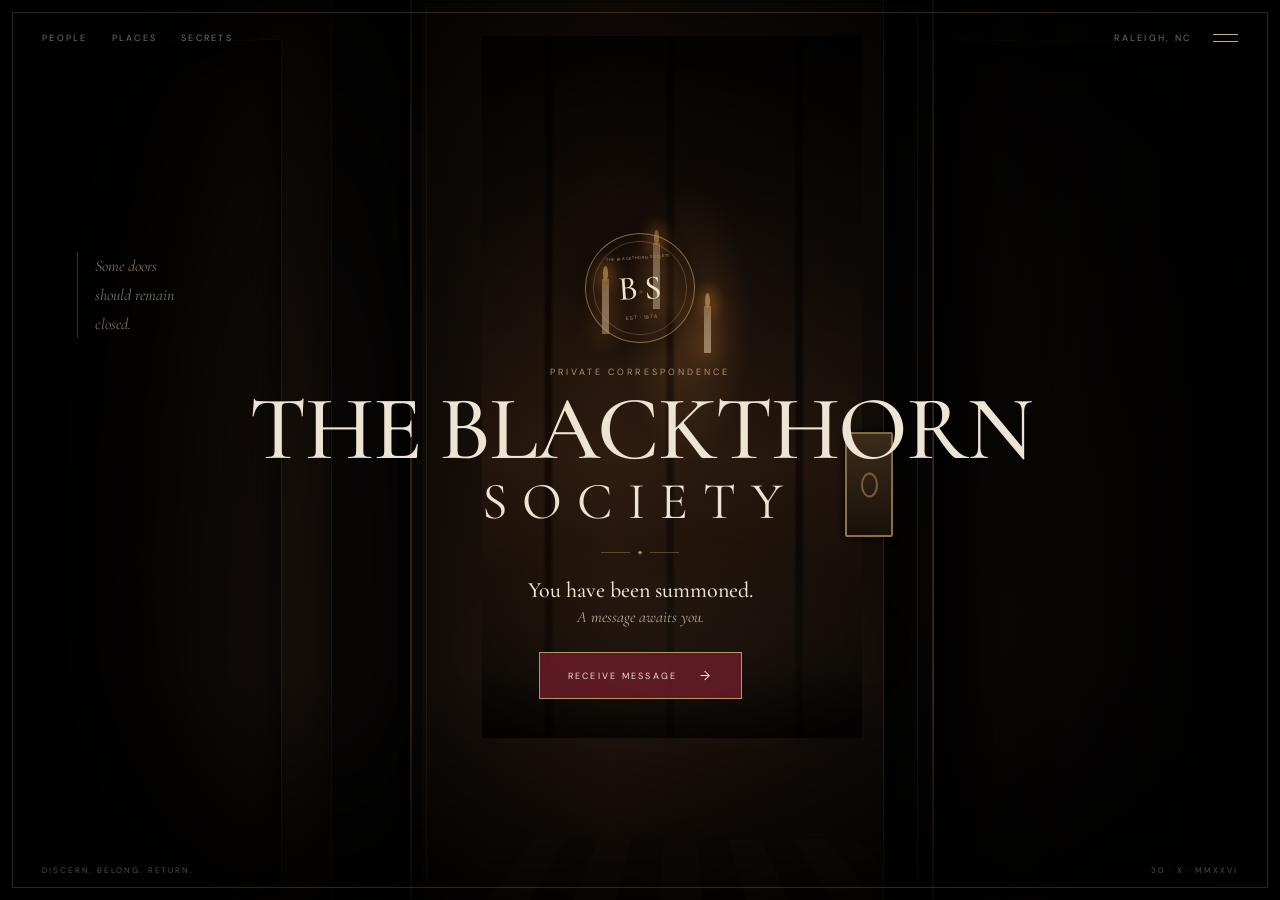
<file: index.html>
<!doctype html>
<html lang="en">
<head>
<meta charset="utf-8">
<meta name="viewport" content="width=device-width,initial-scale=1">
<meta name="theme-color" content="#090807">
<title>The Blackthorn Society</title>
<link rel="preconnect" href="https://fonts.googleapis.com">
<link rel="preconnect" href="https://fonts.gstatic.com" crossorigin>
<link href="https://fonts.googleapis.com/css2?family=Cormorant+Garamond:wght@400;500;600&family=DM+Sans:wght@400;500&display=swap" rel="stylesheet">
<link rel="stylesheet" href="styles.css">
</head>
<body>
<main class="landing">
  <div class="scene" aria-hidden="true">
    <div class="hall"></div>
    <div class="floor"></div>
    <div class="door-left"><span></span></div>
    <div class="door-right"><span></span></div>
    <div class="frame"></div>
    <div class="hardware"></div>
    <div class="candle c1"></div><div class="candle c2"></div><div class="candle c3"></div>
    <div class="mist"></div>
    <div class="shade"></div>
  </div>

  <header class="top">
    <nav><a href="#">People</a><a href="#">Places</a><a href="#">Secrets</a></nav>
    <div class="right"><span>Raleigh, NC</span><button aria-label="Menu"><i></i><i></i></button></div>
  </header>

  <section class="content">
    <div class="crest">
      <div class="crest-inner">
        <span class="crest-name">THE BLACKTHORN SOCIETY</span>
        <div class="monogram">B<span>·</span>S</div>
        <span class="crest-est">EST · 1874</span>
      </div>
    </div>

    <p class="eyebrow">Private Correspondence</p>
    <h1>The Blackthorn <em>Society</em></h1>
    <div class="ornament"><span></span><b>◆</b><span></span></div>

    <p class="summoned">You have been summoned.</p>
    <p class="sub">A message awaits you.</p>

    <a class="button" href="summons.html">Receive Message <strong>→</strong></a>
  </section>

  <aside>Some doors<br>should remain<br>closed.</aside>

  <footer><span>Discern. Belong. Return.</span><span>30 · X · MMXXVI</span></footer>
</main>
</body>
</html>
</file>
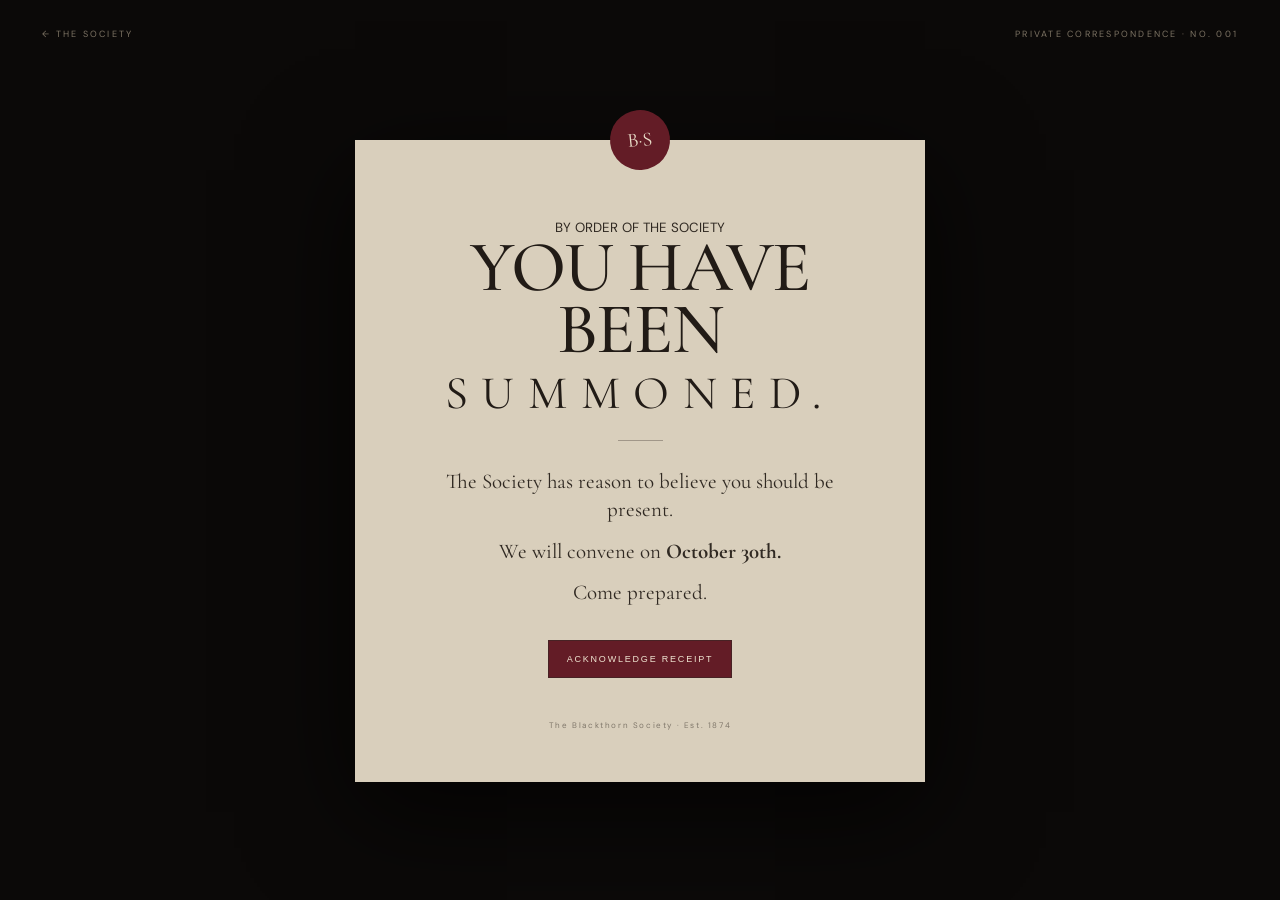
<file: summons.html>
<!doctype html>
<html lang="en"><head><meta charset="utf-8"><meta name="viewport" content="width=device-width,initial-scale=1">
<title>The Blackthorn Society — Summons</title>
<link rel="preconnect" href="https://fonts.googleapis.com"><link rel="preconnect" href="https://fonts.gstatic.com" crossorigin>
<link href="https://fonts.googleapis.com/css2?family=Cormorant+Garamond:wght@400;500;600&family=DM+Sans:wght@400;500&display=swap" rel="stylesheet">
<link rel="stylesheet" href="styles.css"></head>
<body class="letter-page"><header class="top"><a href="index.html">← The Society</a><span>Private Correspondence · No. 001</span></header>
<main class="letter"><div class="wax">B·S</div><small>BY ORDER OF THE SOCIETY</small>
<h1>You have been<br><em>summoned.</em></h1><div class="letter-rule"></div>
<p>The Society has reason to believe you should be present.</p><p>We will convene on <strong>October 30th.</strong></p><p>Come prepared.</p>
<button onclick="this.textContent='Receipt Acknowledged';this.classList.add('done')">Acknowledge Receipt</button>
<div class="letter-foot">The Blackthorn Society · Est. 1874</div></main></body></html>
</file>
<file: styles.css>
*{box-sizing:border-box}
:root{--ink:#090807;--paper:#eee4d3;--gold:#b29667;--muted:#b4a58e;--burg:#631c26}
html,body{margin:0;min-height:100%;background:var(--ink);color:var(--paper)}
body{font-family:"DM Sans",sans-serif}
.landing{position:relative;min-height:100svh;overflow:hidden;isolation:isolate;background:#090807}
.landing:before{content:"";position:absolute;inset:0;z-index:5;pointer-events:none;background:radial-gradient(ellipse at 50% 52%,transparent 25%,rgba(0,0,0,.2) 55%,rgba(0,0,0,.9) 100%),linear-gradient(90deg,rgba(0,0,0,.66),transparent 25%,transparent 75%,rgba(0,0,0,.7)),linear-gradient(0deg,rgba(0,0,0,.72),transparent 25%,rgba(0,0,0,.45))}
.landing:after{content:"";position:absolute;inset:12px;z-index:20;border:1px solid rgba(178,150,103,.25);pointer-events:none}
.scene{position:absolute;inset:0;z-index:-1;background:#0a0807}
.hall{position:absolute;left:33%;right:28%;top:0;bottom:0;background:
radial-gradient(ellipse at 53% 36%,rgba(190,121,56,.34),transparent 17%),
linear-gradient(90deg,#120d09 0%,#2a1a10 38%,#100c09 100%)}
.hall:before{content:"";position:absolute;inset:4% 12% 18%;background:
linear-gradient(90deg,transparent 0 16%,rgba(0,0,0,.55) 17% 18%,transparent 19% 48%,rgba(0,0,0,.45) 49% 50%,transparent 51% 82%,rgba(0,0,0,.55) 83% 84%,transparent 85%),
linear-gradient(180deg,rgba(0,0,0,.7),transparent 34%,rgba(137,80,36,.14) 60%,rgba(0,0,0,.75))}
.floor{position:absolute;left:30%;right:24%;bottom:-7%;height:43%;transform:perspective(500px) rotateX(58deg);transform-origin:bottom;background:repeating-linear-gradient(90deg,#1a100b 0 54px,#2a1a11 55px 108px),repeating-linear-gradient(0deg,transparent 0 36px,rgba(0,0,0,.55) 37px 38px);opacity:.7}
.door-left,.door-right{position:absolute;top:-3%;bottom:-8%;width:43%;background:
linear-gradient(90deg,#050403,#17100c 55%,#211710),
repeating-linear-gradient(90deg,transparent 0 105px,rgba(0,0,0,.22) 106px 111px);box-shadow:inset 0 0 80px #000}
.door-left{left:-17%;transform:skewY(-1deg);border-right:1px solid #7a5f4038}.door-right{right:-12%;transform:skewY(1deg);border-left:1px solid #7a5f4038}
.door-left:before,.door-right:before{content:"";position:absolute;inset:7% 9%;border:1px solid #7e62433b;box-shadow:inset 0 0 50px #000}
.frame{position:absolute;left:32%;right:27%;top:-1%;bottom:-5%;border:2px solid #73583b66;border-bottom:0;box-shadow:0 0 0 12px #0005,0 0 80px #000;pointer-events:none}
.frame:before{content:"";position:absolute;inset:14px;border:1px solid #9a794b2b}
.hardware{position:absolute;right:30.2%;top:48%;width:48px;height:105px;border:2px solid #a17e4d;border-radius:2px;box-shadow:0 0 10px #000;background:linear-gradient(#47331e,#1a120b)}
.hardware:after{content:"";position:absolute;left:14px;top:50%;width:13px;height:21px;border:2px solid #8b6c43;border-radius:50%;transform:translateY(-50%)}
.candle{position:absolute;z-index:2;width:7px;height:55px;background:#c7a77b;box-shadow:0 0 18px 8px #b66e2d55}
.candle:before{content:"";position:absolute;left:1px;top:-13px;width:5px;height:15px;border-radius:50% 50% 45% 45%;background:#f0b55b;box-shadow:0 0 12px 7px #d9823566}
.c1{left:47%;top:31%}.c2{left:51%;top:27%;height:66px}.c3{left:55%;top:34%;height:47px}
.mist{position:absolute;left:34%;right:28%;bottom:16%;height:24%;background:radial-gradient(ellipse,rgba(160,132,101,.08),transparent 68%);filter:blur(16px)}
.shade{position:absolute;inset:0;background:linear-gradient(90deg,#000 0,transparent 22%,transparent 78%,#000 100%)}
.top{position:relative;z-index:30;display:flex;align-items:center;justify-content:space-between;padding:28px 42px;color:#b8aa93a8;font-size:9px;letter-spacing:.25em;text-transform:uppercase}.top nav{display:flex;gap:24px}.top a{color:inherit;text-decoration:none}.right{display:flex;align-items:center;gap:22px}.right button{border:0;background:none;width:25px;padding:0;cursor:pointer}.right i{display:block;height:1px;background:#c2b092;margin:6px 0}
.content{position:relative;z-index:25;min-height:calc(100svh - 80px);display:flex;flex-direction:column;align-items:center;justify-content:center;text-align:center;padding:55px 24px 95px}
.crest{width:110px;height:110px;border:1px solid #b29667aa;border-radius:50%;display:grid;place-items:center;margin-bottom:23px;transform:rotate(-4deg);background:#08070620;box-shadow:0 0 35px #0009}.crest-inner{position:relative;width:94px;height:94px;border:1px solid #b2966750;border-radius:50%;display:grid;place-items:center}.crest-name{position:absolute;top:13px;font-size:4px;letter-spacing:.17em;color:#b29667}.crest-est{position:absolute;bottom:13px;font-size:5px;letter-spacing:.18em;color:#b29667}.monogram{font:500 34px "Cormorant Garamond",serif}.monogram span{color:#792731}
.eyebrow{margin:0 0 12px;color:#b29667;font-size:9px;letter-spacing:.34em;text-transform:uppercase}
h1{margin:0;font:500 clamp(49px,7.7vw,91px)/.86 "Cormorant Garamond",serif;letter-spacing:-.02em;text-transform:uppercase;color:#eee4d3}h1 em{display:block;font-style:normal;font-weight:400;font-size:.57em;letter-spacing:.29em;margin-top:12px}
.ornament{display:flex;align-items:center;gap:8px;margin:25px 0 21px}.ornament span{width:29px;height:1px;background:#b2966766}.ornament b{font-size:5px;color:#b29667}
.summoned{margin:0;font:500 22px "Cormorant Garamond",serif}.sub{margin:4px 0 25px;color:#b7a992;font:italic 16px "Cormorant Garamond",serif}
.button{display:inline-flex;gap:23px;align-items:center;padding:14px 28px;border:1px solid #b29667;background:#631c26e8;color:#eee4d3;text-decoration:none;font-size:9px;letter-spacing:.25em;text-transform:uppercase;transition:.25s}.button:hover{background:#76232f;transform:translateY(-1px)}.button strong{font-weight:400;font-size:13px}
aside{position:absolute;z-index:25;left:6%;top:28%;padding-left:17px;border-left:1px solid #b2966755;color:#b4a58eaa;font:italic 16px/1.8 "Cormorant Garamond",serif}
footer{position:absolute;z-index:30;left:42px;right:42px;bottom:25px;display:flex;justify-content:space-between;color:#b4a58e77;font-size:8px;letter-spacing:.24em;text-transform:uppercase}
.letter-page{min-height:100svh;background:#0b0908;color:#eee4d3}.letter{position:relative;width:min(570px,calc(100% - 48px));margin:8vh auto;padding:76px 48px 52px;background:#d9cfbc;color:#302922;text-align:center;box-shadow:0 30px 100px #000b}.wax{position:absolute;top:-30px;left:50%;transform:translateX(-50%) rotate(-6deg);width:60px;height:60px;border-radius:50%;display:grid;place-items:center;background:#631c26;color:#eadfca;font:20px "Cormorant Garamond",serif}.letter h1{color:#211b16;font-size:72px}.letter h1 em{font-size:.65em}.letter p{max-width:390px;margin:0 auto 13px;font:21px/1.35 "Cormorant Garamond",serif}.letter button{margin-top:20px;padding:13px 18px;border:1px solid #30292288;background:#631c26;color:#f0e5d2;font-size:9px;letter-spacing:.2em;text-transform:uppercase}.letter button.done{background:#302922}.letter-rule{width:45px;height:1px;background:#30292255;margin:27px auto}.letter-foot{margin-top:42px;font-size:8px;letter-spacing:.2em;color:#30292288}
@media(max-width:650px){.top{padding:23px 25px}.top nav{gap:13px;font-size:8px}.right span{display:none}.content{padding-top:25px}.crest{width:90px;height:90px}.crest-inner{width:76px;height:76px}.monogram{font-size:29px}.side-note{left:25px;top:21%;font-size:13px}.door-left{left:-38%;width:66%}.door-right{right:-37%;width:66%}.frame{left:27%;right:22%}.hall{left:25%;right:21%}.floor{left:22%;right:17%}footer{left:25px;right:25px;bottom:18px}.letter{padding:65px 28px 45px}.letter h1{font-size:52px}}
</file>
